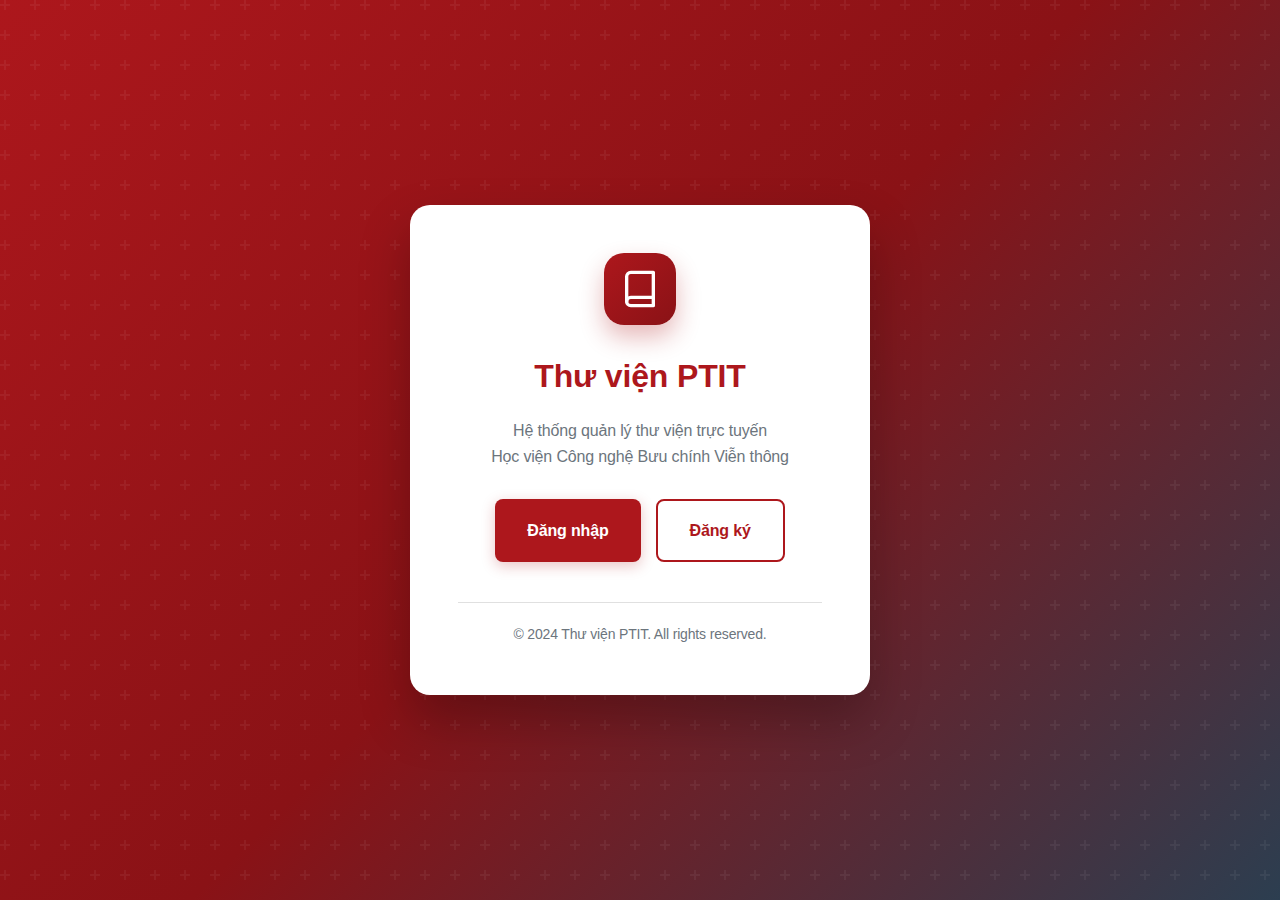
<file: frontend/index.html>
<!DOCTYPE html>
<html lang="vi">
<head>
    <meta charset="UTF-8">
    <meta name="viewport" content="width=device-width, initial-scale=1.0">
    <title>Thư viện PTIT</title>
    <link rel="stylesheet" href="css/style.css">
</head>
<body>
    <div class="auth-container">
        <div class="auth-card" style="text-align: center;">
            <div class="brand-icon">
                <svg xmlns="http://www.w3.org/2000/svg" viewBox="0 0 24 24" fill="none" stroke="currentColor" stroke-width="2" stroke-linecap="round" stroke-linejoin="round">
                    <path d="M4 19.5A2.5 2.5 0 0 1 6.5 17H20"></path>
                    <path d="M6.5 2H20v20H6.5A2.5 2.5 0 0 1 4 19.5v-15A2.5 2.5 0 0 1 6.5 2z"></path>
                </svg>
            </div>
            <h1 style="color: var(--primary-color); margin-bottom: 15px; font-size: 2rem;">Thư viện PTIT</h1>
            <p style="color: var(--gray-color); margin-bottom: 30px; line-height: 1.6;">
                Hệ thống quản lý thư viện trực tuyến<br>
                Học viện Công nghệ Bưu chính Viễn thông
            </p>

            <div style="display: flex; gap: 15px; justify-content: center;">
                <a href="login.html" class="btn btn-primary btn-lg">Đăng nhập</a>
                <a href="register.html" class="btn btn-outline btn-lg">Đăng ký</a>
            </div>

            <div style="margin-top: 40px; padding-top: 20px; border-top: 1px solid var(--border-color);">
                <p style="color: var(--gray-color); font-size: 14px;">
                    © 2024 Thư viện PTIT. All rights reserved.
                </p>
            </div>
        </div>
    </div>
</body>
</html>
</file>
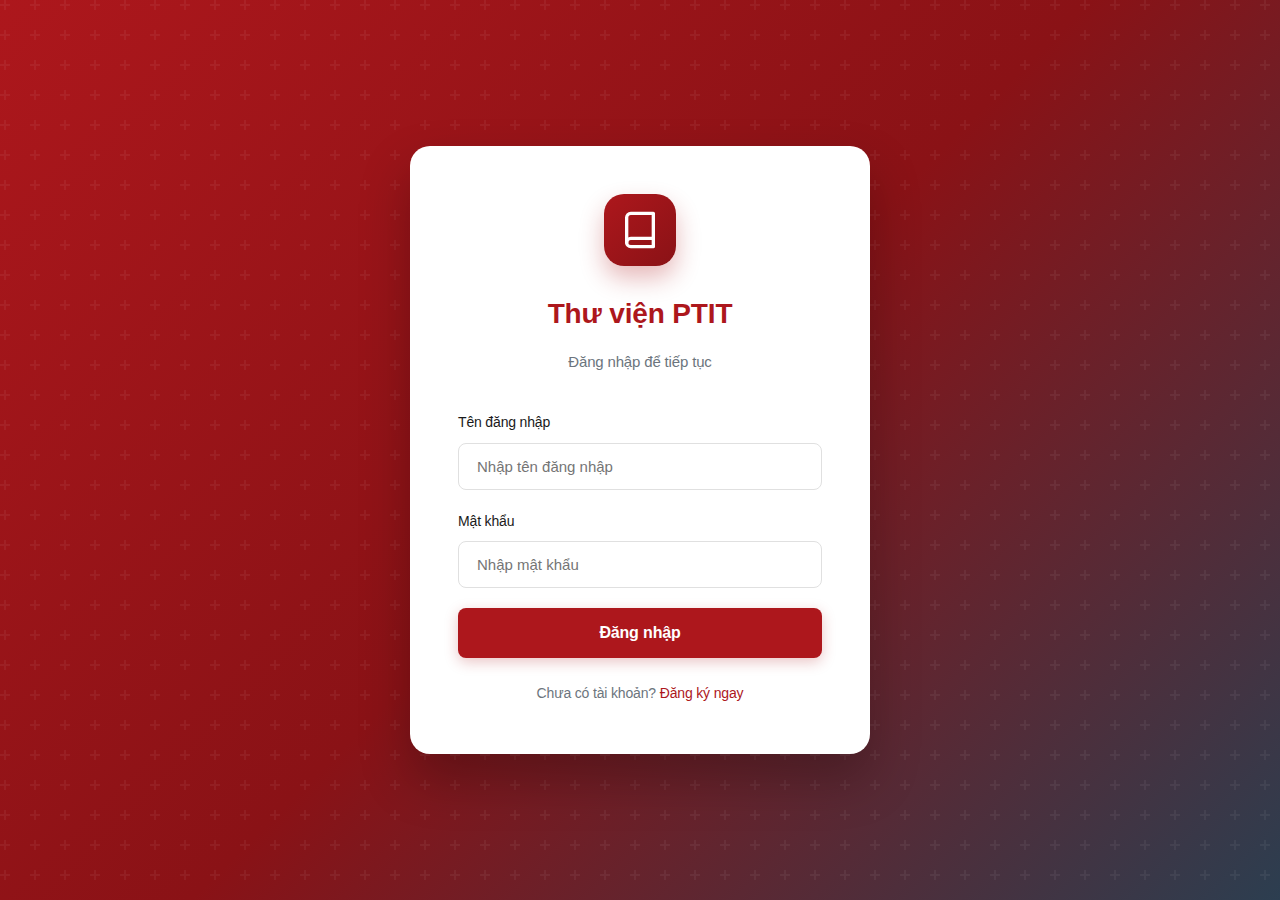
<file: frontend/login.html>
<!DOCTYPE html>
<html lang="vi">
<head>
    <meta charset="UTF-8">
    <meta name="viewport" content="width=device-width, initial-scale=1.0">
    <title>Đăng nhập - Thư viện PTIT</title>
    <link rel="stylesheet" href="css/style.css">
</head>
<body>
    <div class="auth-container">
        <div class="auth-card">
            <div class="auth-header">
                <div class="brand-icon">
                    <svg xmlns="http://www.w3.org/2000/svg" viewBox="0 0 24 24" fill="none" stroke="currentColor" stroke-width="2" stroke-linecap="round" stroke-linejoin="round">
                        <path d="M4 19.5A2.5 2.5 0 0 1 6.5 17H20"></path>
                        <path d="M6.5 2H20v20H6.5A2.5 2.5 0 0 1 4 19.5v-15A2.5 2.5 0 0 1 6.5 2z"></path>
                    </svg>
                </div>
                <h1>Thư viện PTIT</h1>
                <p>Đăng nhập để tiếp tục</p>
            </div>

            <div id="alert-container"></div>

            <form id="login-form">
                <div class="form-group">
                    <label class="form-label" for="username">Tên đăng nhập</label>
                    <input type="text" class="form-control" id="username" name="username" required
                           placeholder="Nhập tên đăng nhập">
                </div>

                <div class="form-group">
                    <label class="form-label" for="password">Mật khẩu</label>
                    <input type="password" class="form-control" id="password" name="password" required
                           placeholder="Nhập mật khẩu">
                </div>

                <button type="submit" class="btn btn-primary btn-lg" style="width: 100%;">
                    Đăng nhập
                </button>
            </form>

            <div class="auth-footer">
                <p>Chưa có tài khoản? <a href="register.html">Đăng ký ngay</a></p>
            </div>
        </div>
    </div>

    <script src="js/api.js"></script>
    <script src="js/auth.js"></script>
    <script src="js/app.js"></script>
    <script>
        // Redirect nếu đã đăng nhập
        redirectIfLoggedIn();

        // Handle login form
        document.getElementById('login-form').addEventListener('submit', async (e) => {
            e.preventDefault();

            const username = document.getElementById('username').value;
            const password = document.getElementById('password').value;
            const alertContainer = document.getElementById('alert-container');

            try {
                // Login
                const loginData = await authAPI.login(username, password);

                // Lấy thông tin user
                localStorage.setItem('token', loginData.access_token);
                const userData = await authAPI.getMe();

                // Lưu thông tin
                saveAuth(loginData.access_token, userData);

                // Redirect theo role
                if (userData.role === 'admin') {
                    window.location.href = 'admin/dashboard.html';
                } else {
                    window.location.href = 'user/dashboard.html';
                }
            } catch (error) {
                showAlert(error.message, 'danger', alertContainer);
            }
        });
    </script>
</body>
</html>
</file>
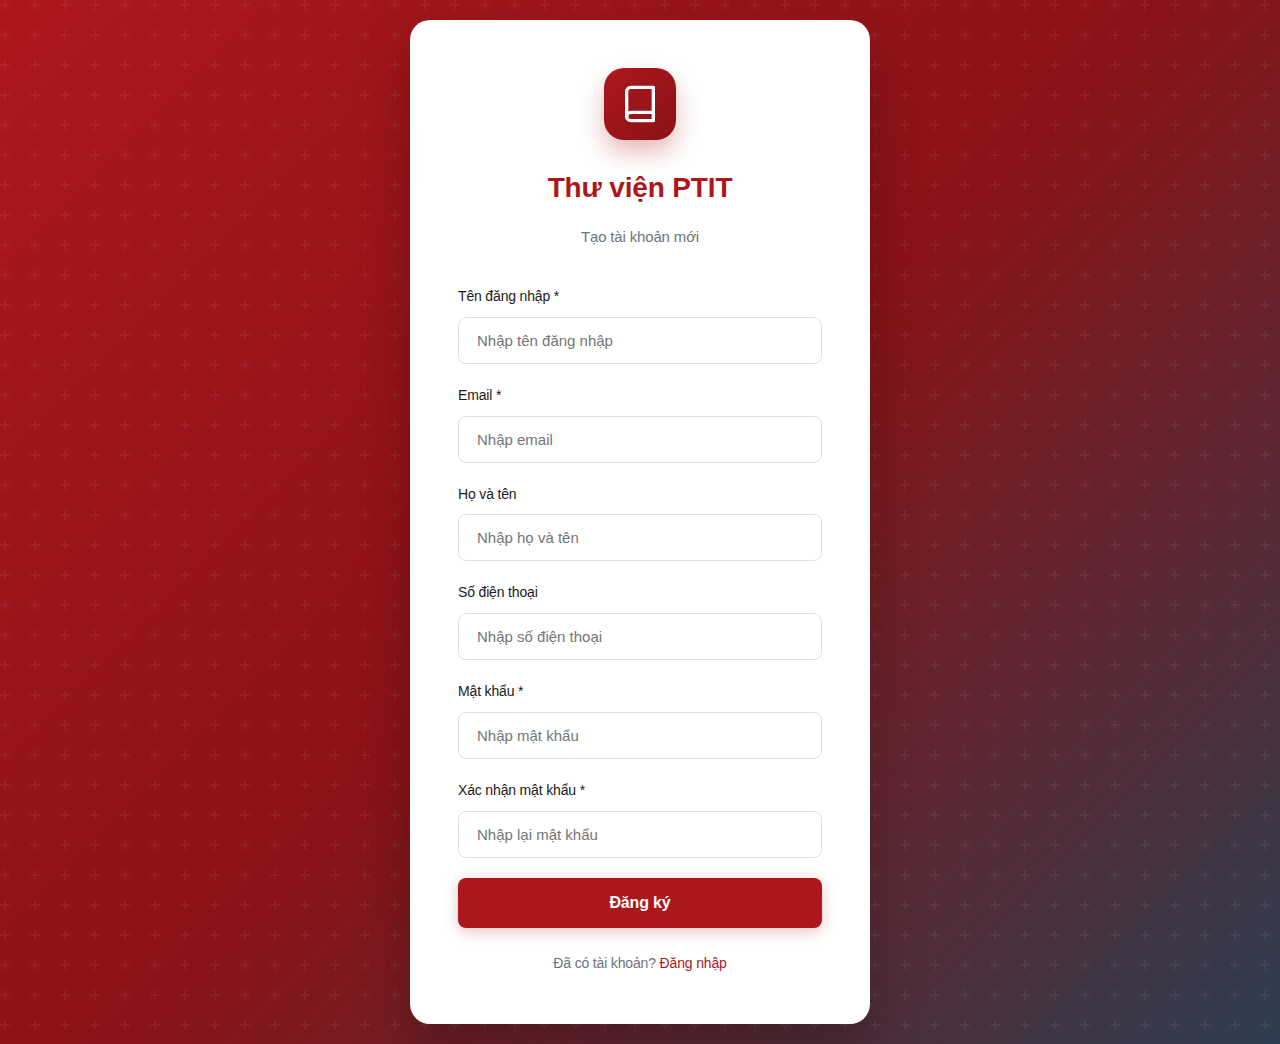
<file: frontend/register.html>
<!DOCTYPE html>
<html lang="vi">
<head>
    <meta charset="UTF-8">
    <meta name="viewport" content="width=device-width, initial-scale=1.0">
    <title>Đăng ký - Thư viện PTIT</title>
    <link rel="stylesheet" href="css/style.css">
</head>
<body>
    <div class="auth-container">
        <div class="auth-card">
            <div class="auth-header">
                <div class="brand-icon">
                    <svg xmlns="http://www.w3.org/2000/svg" viewBox="0 0 24 24" fill="none" stroke="currentColor" stroke-width="2" stroke-linecap="round" stroke-linejoin="round">
                        <path d="M4 19.5A2.5 2.5 0 0 1 6.5 17H20"></path>
                        <path d="M6.5 2H20v20H6.5A2.5 2.5 0 0 1 4 19.5v-15A2.5 2.5 0 0 1 6.5 2z"></path>
                    </svg>
                </div>
                <h1>Thư viện PTIT</h1>
                <p>Tạo tài khoản mới</p>
            </div>

            <div id="alert-container"></div>

            <form id="register-form">
                <div class="form-group">
                    <label class="form-label" for="username">Tên đăng nhập *</label>
                    <input type="text" class="form-control" id="username" name="username" required
                           placeholder="Nhập tên đăng nhập">
                </div>

                <div class="form-group">
                    <label class="form-label" for="email">Email *</label>
                    <input type="email" class="form-control" id="email" name="email" required
                           placeholder="Nhập email">
                </div>

                <div class="form-group">
                    <label class="form-label" for="full_name">Họ và tên</label>
                    <input type="text" class="form-control" id="full_name" name="full_name"
                           placeholder="Nhập họ và tên">
                </div>

                <div class="form-group">
                    <label class="form-label" for="phone">Số điện thoại</label>
                    <input type="tel" class="form-control" id="phone" name="phone"
                           placeholder="Nhập số điện thoại">
                </div>

                <div class="form-group">
                    <label class="form-label" for="password">Mật khẩu *</label>
                    <input type="password" class="form-control" id="password" name="password" required
                           placeholder="Nhập mật khẩu" minlength="6">
                </div>

                <div class="form-group">
                    <label class="form-label" for="confirm_password">Xác nhận mật khẩu *</label>
                    <input type="password" class="form-control" id="confirm_password" name="confirm_password" required
                           placeholder="Nhập lại mật khẩu">
                </div>

                <button type="submit" class="btn btn-primary btn-lg" style="width: 100%;">
                    Đăng ký
                </button>
            </form>

            <div class="auth-footer">
                <p>Đã có tài khoản? <a href="login.html">Đăng nhập</a></p>
            </div>
        </div>
    </div>

    <script src="js/api.js"></script>
    <script src="js/auth.js"></script>
    <script src="js/app.js"></script>
    <script>
        // Redirect nếu đã đăng nhập
        redirectIfLoggedIn();

        // Handle register form
        document.getElementById('register-form').addEventListener('submit', async (e) => {
            e.preventDefault();

            const alertContainer = document.getElementById('alert-container');
            const password = document.getElementById('password').value;
            const confirmPassword = document.getElementById('confirm_password').value;

            // Validate password match
            if (password !== confirmPassword) {
                showAlert('Mật khẩu không khớp', 'danger', alertContainer);
                return;
            }

            const userData = {
                username: document.getElementById('username').value,
                email: document.getElementById('email').value,
                password: password,
                full_name: document.getElementById('full_name').value || null,
                phone: document.getElementById('phone').value || null
            };

            try {
                await authAPI.register(userData);
                showAlert('Đăng ký thành công! Đang chuyển hướng...', 'success', alertContainer);

                // Auto login
                setTimeout(async () => {
                    try {
                        const loginData = await authAPI.login(userData.username, userData.password);
                        localStorage.setItem('token', loginData.access_token);
                        const user = await authAPI.getMe();
                        saveAuth(loginData.access_token, user);
                        window.location.href = 'user/dashboard.html';
                    } catch {
                        window.location.href = 'login.html';
                    }
                }, 1500);
            } catch (error) {
                showAlert(error.message, 'danger', alertContainer);
            }
        });
    </script>
</body>
</html>
</file>
<file: frontend/css/style.css>
/* ===== Variables ===== */
:root {
    --primary-color: #ad171c;
    --primary-dark: #8a1216;
    --primary-light: #d94248;
    --secondary-color: #2c3e50;
    --success-color: #27ae60;
    --warning-color: #f39c12;
    --danger-color: #c0392b;
    --info-color: #3498db;
    --light-color: #fafafa;
    --dark-color: #1a1a1a;
    --gray-color: #6c757d;
    --border-color: #e0e0e0;
    --white-color: #ffffff;
    --shadow: 0 4px 15px rgba(0, 0, 0, 0.08);
    --shadow-hover: 0 8px 30px rgba(173, 23, 28, 0.15);
    --transition: all 0.3s cubic-bezier(0.4, 0, 0.2, 1);
    --border-radius: 12px;
    --border-radius-sm: 8px;
}

/* ===== Font Import ===== */
@import url('https://fonts.googleapis.com/css2?family=Inter:wght@300;400;500;600;700&display=swap');

/* ===== Reset & Base ===== */
* {
    margin: 0;
    padding: 0;
    box-sizing: border-box;
}

body {
    font-family: 'Inter', 'Segoe UI', Tahoma, Geneva, Verdana, sans-serif;
    background-color: #f8f9fa;
    color: var(--dark-color);
    line-height: 1.7;
    font-weight: 400;
    letter-spacing: -0.01em;
}

a {
    text-decoration: none;
    color: var(--primary-color);
}

a:hover {
    color: var(--primary-dark);
}

/* ===== Layout ===== */
.container {
    max-width: 1200px;
    margin: 0 auto;
    padding: 0 20px;
}


/* ===== Buttons ===== */
.btn {
    display: inline-flex;
    align-items: center;
    justify-content: center;
    gap: 8px;
    padding: 12px 24px;
    border: none;
    border-radius: var(--border-radius-sm);
    cursor: pointer;
    font-size: 14px;
    font-weight: 600;
    transition: var(--transition);
    text-align: center;
    letter-spacing: -0.01em;
}

.btn-primary {
    background-color: var(--primary-color);
    color: white;
    box-shadow: 0 4px 14px rgba(173, 23, 28, 0.25);
}

.btn-primary:hover {
    background-color: var(--primary-dark);
    color: white;
    transform: translateY(-2px);
    box-shadow: 0 6px 20px rgba(173, 23, 28, 0.35);
}

.btn-secondary {
    background-color: var(--secondary-color);
    color: white;
}

.btn-secondary:hover {
    background-color: #1a252f;
    transform: translateY(-2px);
}

.btn-success {
    background-color: var(--success-color);
    color: white;
    box-shadow: 0 4px 14px rgba(39, 174, 96, 0.25);
}

.btn-success:hover {
    background-color: #219a52;
    transform: translateY(-2px);
}

.btn-warning {
    background-color: var(--warning-color);
    color: white;
    box-shadow: 0 4px 14px rgba(243, 156, 18, 0.25);
}

.btn-warning:hover {
    background-color: #d68910;
    transform: translateY(-2px);
}

.btn-danger {
    background-color: var(--danger-color);
    color: white;
    box-shadow: 0 4px 14px rgba(192, 57, 43, 0.25);
}

.btn-danger:hover {
    background-color: #a93226;
    transform: translateY(-2px);
}

.btn-outline {
    background-color: transparent;
    border: 2px solid var(--primary-color);
    color: var(--primary-color);
}

.btn-outline:hover {
    background-color: var(--primary-color);
    color: white;
    transform: translateY(-2px);
}

.btn-sm {
    padding: 8px 16px;
    font-size: 13px;
}

.btn-lg {
    padding: 16px 32px;
    font-size: 16px;
}

.btn:disabled {
    opacity: 0.6;
    cursor: not-allowed;
}

/* ===== Cards ===== */
.card {
    background: var(--white-color);
    border-radius: var(--border-radius);
    box-shadow: var(--shadow);
    overflow: hidden;
    transition: var(--transition);
    border: 1px solid rgba(0, 0, 0, 0.04);
}

.card:hover {
    box-shadow: var(--shadow-hover);
}

.card-header {
    padding: 18px 24px;
    background-color: var(--white-color);
    border-bottom: 1px solid var(--border-color);
    font-weight: 600;
    color: var(--dark-color);
}

.card-body {
    padding: 24px;
}

/* ===== Forms ===== */
.form-group {
    margin-bottom: 20px;
}

.form-label {
    display: block;
    margin-bottom: 8px;
    font-weight: 500;
    font-size: 14px;
    color: var(--dark-color);
}

.form-control {
    width: 100%;
    padding: 14px 18px;
    border: 1px solid var(--border-color);
    border-radius: var(--border-radius-sm);
    font-size: 15px;
    font-family: inherit;
    transition: var(--transition);
    background-color: var(--white-color);
}

.form-control:focus {
    outline: none;
    border-color: var(--primary-color);
    box-shadow: 0 0 0 4px rgba(173, 23, 28, 0.1);
}

.form-control.error {
    border-color: var(--danger-color);
}

.form-text {
    color: var(--gray-color);
    font-size: 12px;
    margin-top: 5px;
}

textarea.form-control {
    resize: vertical;
    min-height: 100px;
}

/* ===== Tables ===== */
.table-responsive {
    overflow-x: auto;
}

.table {
    width: 100%;
    border-collapse: collapse;
    background: var(--white-color);
    border-radius: var(--border-radius);
    overflow: hidden;
    table-layout: fixed;
}

.table th,
.table td {
    padding: 14px 16px;
    text-align: left;
    border-bottom: 1px solid var(--border-color);
    overflow: hidden;
    text-overflow: ellipsis;
    white-space: nowrap;
}

.table th {
    background-color: var(--primary-color);
    color: white;
    font-weight: 600;
    text-transform: uppercase;
    font-size: 12px;
    letter-spacing: 0.05em;
}

.table tr:hover {
    background-color: rgba(173, 23, 28, 0.02);
}

.table tr:last-child td {
    border-bottom: none;
}

/* Table column widths */
.table .col-id {
    width: 60px;
    min-width: 60px;
}

.table .col-actions {
    width: 150px;
    min-width: 150px;
    white-space: nowrap;
}

.table .col-status {
    width: 120px;
    min-width: 120px;
}

.table .col-date {
    width: 130px;
    min-width: 130px;
}

.table .col-number {
    width: 80px;
    min-width: 80px;
    text-align: center;
}

.table .col-name {
    width: auto;
    min-width: 150px;
    max-width: 250px;
}

.table .col-email {
    width: auto;
    min-width: 150px;
    max-width: 200px;
}

/* Action buttons container */
.table .action-buttons {
    display: flex;
    gap: 6px;
    flex-wrap: nowrap;
}

.table .action-buttons .btn {
    flex-shrink: 0;
}

/* Smaller buttons in table */
.table .btn-sm {
    padding: 6px 12px;
    font-size: 12px;
}

/* Table in modals - auto layout */
.modal .table {
    table-layout: auto;
}

.modal .table th,
.modal .table td {
    white-space: normal;
    padding: 12px 14px;
}

/* Tooltip for truncated text */
.table td[title] {
    cursor: help;
}

/* Responsive table adjustments */
@media (max-width: 1200px) {
    .table .col-email {
        display: none;
    }
}

@media (max-width: 992px) {
    .table .col-date {
        width: 110px;
        min-width: 110px;
    }

    .table .col-actions-lg {
        width: 160px;
        min-width: 160px;
    }

    .table .btn-sm {
        padding: 5px 10px;
        font-size: 11px;
    }
}

/* ===== Badges ===== */
.badge {
    display: inline-flex;
    align-items: center;
    padding: 6px 12px;
    border-radius: 20px;
    font-size: 12px;
    font-weight: 600;
    letter-spacing: 0.02em;
}

.badge-primary {
    background-color: rgba(173, 23, 28, 0.1);
    color: var(--primary-color);
}

.badge-success {
    background-color: rgba(39, 174, 96, 0.1);
    color: var(--success-color);
}

.badge-warning {
    background-color: rgba(243, 156, 18, 0.1);
    color: #d68910;
}

.badge-danger {
    background-color: rgba(192, 57, 43, 0.1);
    color: var(--danger-color);
}

.badge-info {
    background-color: rgba(52, 152, 219, 0.1);
    color: var(--info-color);
}

.badge-secondary {
    background-color: rgba(108, 117, 125, 0.1);
    color: var(--gray-color);
}

/* ===== Alerts ===== */
.alert {
    padding: 16px 20px;
    border-radius: var(--border-radius-sm);
    margin-bottom: 20px;
    border-left: 4px solid;
    display: flex;
    align-items: flex-start;
    gap: 12px;
}

.alert-success {
    background-color: rgba(39, 174, 96, 0.08);
    border-color: var(--success-color);
    color: #1e7e4a;
}

.alert-danger {
    background-color: rgba(192, 57, 43, 0.08);
    border-color: var(--danger-color);
    color: #9a2d23;
}

.alert-warning {
    background-color: rgba(243, 156, 18, 0.08);
    border-color: var(--warning-color);
    color: #b37400;
}

.alert-info {
    background-color: rgba(52, 152, 219, 0.08);
    border-color: var(--info-color);
    color: #1a5276;
}

/* ===== Auth Pages ===== */
.auth-container {
    min-height: 100vh;
    display: flex;
    align-items: center;
    justify-content: center;
    background: linear-gradient(135deg, var(--primary-color) 0%, var(--primary-dark) 50%, var(--secondary-color) 100%);
    padding: 20px;
    position: relative;
}

.auth-container::before {
    content: '';
    position: absolute;
    top: 0;
    left: 0;
    right: 0;
    bottom: 0;
    background: url("data:image/svg+xml,%3Csvg width='60' height='60' viewBox='0 0 60 60' xmlns='http://www.w3.org/2000/svg'%3E%3Cg fill='none' fill-rule='evenodd'%3E%3Cg fill='%23ffffff' fill-opacity='0.05'%3E%3Cpath d='M36 34v-4h-2v4h-4v2h4v4h2v-4h4v-2h-4zm0-30V0h-2v4h-4v2h4v4h2V6h4V4h-4zM6 34v-4H4v4H0v2h4v4h2v-4h4v-2H6zM6 4V0H4v4H0v2h4v4h2V6h4V4H6z'/%3E%3C/g%3E%3C/g%3E%3C/svg%3E");
}

.auth-card {
    background: var(--white-color);
    border-radius: 20px;
    box-shadow: 0 25px 50px rgba(0, 0, 0, 0.25);
    width: 100%;
    max-width: 460px;
    padding: 48px;
    position: relative;
    z-index: 1;
}

.auth-header {
    text-align: center;
    margin-bottom: 36px;
}

.auth-header h1 {
    color: var(--primary-color);
    margin-bottom: 12px;
    font-size: 1.75rem;
    font-weight: 700;
}

.auth-header p {
    color: var(--gray-color);
    font-size: 15px;
}

.auth-footer {
    text-align: center;
    margin-top: 24px;
    color: var(--gray-color);
    font-size: 14px;
}

/* ===== Dashboard ===== */
.dashboard {
    display: flex;
    min-height: 100vh;
}

.sidebar {
    width: 260px;
    background: var(--primary-color);
    color: white;
    padding: 0;
    position: fixed;
    height: 100vh;
    overflow-y: auto;
    box-shadow: 4px 0 20px rgba(0, 0, 0, 0.1);
}

.sidebar-header {
    padding: 28px 24px;
    border-bottom: 1px solid rgba(255, 255, 255, 0.1);
    text-align: center;
    background: rgba(0, 0, 0, 0.1);
}

.sidebar-header h2 {
    font-size: 1.2rem;
    font-weight: 700;
    letter-spacing: -0.02em;
}

.sidebar-nav {
    list-style: none;
    padding: 16px 0;
}

.sidebar-nav li a {
    display: flex;
    align-items: center;
    padding: 14px 28px;
    color: rgba(255, 255, 255, 0.85);
    transition: var(--transition);
    font-weight: 500;
    gap: 14px;
}

.sidebar-nav li a:hover,
.sidebar-nav li a.active {
    background-color: rgba(255, 255, 255, 0.12);
    color: white;
    border-left: 4px solid white;
    padding-left: 24px;
}

.sidebar-nav li a .nav-icon {
    width: 22px;
    height: 22px;
    display: flex;
    align-items: center;
    justify-content: center;
    font-size: 16px;
}

.main-content {
    flex: 1;
    margin-left: 260px;
    padding: 32px;
    background-color: #f8f9fa;
    min-height: 100vh;
}

.page-header {
    margin-bottom: 32px;
}

.page-header h1 {
    color: var(--dark-color);
    font-size: 1.75rem;
    font-weight: 700;
    letter-spacing: -0.02em;
}

.page-header p {
    color: var(--gray-color);
    margin-top: 6px;
    font-size: 15px;
}

/* ===== Stats Cards ===== */
.stats-grid {
    display: grid;
    grid-template-columns: repeat(auto-fit, minmax(240px, 1fr));
    gap: 24px;
    margin-bottom: 32px;
}

.stat-card {
    background: var(--white-color);
    border-radius: var(--border-radius);
    padding: 28px;
    box-shadow: var(--shadow);
    display: flex;
    align-items: center;
    gap: 20px;
    transition: var(--transition);
    border: 1px solid rgba(0, 0, 0, 0.04);
}

.stat-card:hover {
    box-shadow: var(--shadow-hover);
}

.stat-icon {
    width: 64px;
    height: 64px;
    border-radius: 16px;
    display: flex;
    align-items: center;
    justify-content: center;
    font-size: 24px;
    color: white;
}

.stat-icon.primary {
    background: var(--primary-color);
    box-shadow: 0 8px 16px rgba(173, 23, 28, 0.25);
}

.stat-icon.success {
    background: var(--success-color);
    box-shadow: 0 8px 16px rgba(39, 174, 96, 0.25);
}

.stat-icon.warning {
    background: var(--warning-color);
    box-shadow: 0 8px 16px rgba(243, 156, 18, 0.25);
}

.stat-icon.info {
    background: var(--info-color);
    box-shadow: 0 8px 16px rgba(52, 152, 219, 0.25);
}

.stat-info h3 {
    font-size: 2rem;
    color: var(--dark-color);
    font-weight: 700;
    letter-spacing: -0.02em;
}

.stat-info p {
    color: var(--gray-color);
    font-size: 14px;
    margin-top: 4px;
}

/* ===== Book Cards Grid ===== */
.books-grid {
    display: grid;
    grid-template-columns: repeat(auto-fill, minmax(280px, 1fr));
    gap: 28px;
}

.book-card {
    background: var(--white-color);
    border-radius: var(--border-radius);
    box-shadow: var(--shadow);
    overflow: hidden;
    transition: var(--transition);
    border: 1px solid rgba(0, 0, 0, 0.04);
}

.book-card:hover {
    transform: translateY(-8px);
    box-shadow: var(--shadow-hover);
}

.book-cover {
    height: 200px;
    background: linear-gradient(135deg, var(--primary-color) 0%, var(--primary-dark) 100%);
    display: flex;
    align-items: center;
    justify-content: center;
    color: white;
    font-size: 48px;
    position: relative;
}

.book-cover::after {
    content: '';
    position: absolute;
    bottom: 0;
    left: 0;
    right: 0;
    height: 60px;
    background: linear-gradient(transparent, rgba(0,0,0,0.1));
}

.book-cover img {
    width: 100%;
    height: 100%;
    object-fit: cover;
}

.book-info {
    padding: 24px;
}

.book-info h3 {
    font-size: 1.1rem;
    margin-bottom: 12px;
    color: var(--dark-color);
    display: -webkit-box;
    -webkit-line-clamp: 2;
    -webkit-box-orient: vertical;
    overflow: hidden;
    font-weight: 600;
    line-height: 1.4;
}

.book-info p {
    color: var(--gray-color);
    font-size: 14px;
    margin-bottom: 6px;
}

.book-info .book-quantity {
    margin-top: 12px;
    font-weight: 600;
}

.book-info .book-quantity.available {
    color: var(--success-color);
}

.book-info .book-quantity.unavailable {
    color: var(--danger-color);
}

.book-actions {
    padding: 16px 24px;
    background-color: var(--light-color);
    display: flex;
    gap: 10px;
    border-top: 1px solid var(--border-color);
}

/* ===== Modal ===== */
.modal-overlay {
    position: fixed;
    top: 0;
    left: 0;
    right: 0;
    bottom: 0;
    background-color: rgba(0, 0, 0, 0.6);
    backdrop-filter: blur(4px);
    display: flex;
    align-items: center;
    justify-content: center;
    z-index: 2000;
    opacity: 0;
    visibility: hidden;
    transition: var(--transition);
}

.modal-overlay.show {
    opacity: 1;
    visibility: visible;
}

.modal {
    background: var(--white-color);
    border-radius: 20px;
    width: 100%;
    max-width: 520px;
    max-height: 90vh;
    overflow-y: auto;
    transform: scale(0.95) translateY(20px);
    transition: var(--transition);
    box-shadow: 0 25px 50px rgba(0, 0, 0, 0.25);
}

.modal-overlay.show .modal {
    transform: scale(1) translateY(0);
}

.modal-header {
    padding: 24px 28px;
    border-bottom: 1px solid var(--border-color);
    display: flex;
    justify-content: space-between;
    align-items: center;
}

.modal-header h3 {
    color: var(--dark-color);
    font-size: 1.25rem;
    font-weight: 600;
}

.modal-close {
    background: none;
    border: none;
    font-size: 28px;
    cursor: pointer;
    color: var(--gray-color);
    width: 40px;
    height: 40px;
    border-radius: 50%;
    display: flex;
    align-items: center;
    justify-content: center;
    transition: var(--transition);
}

.modal-close:hover {
    background-color: var(--light-color);
    color: var(--dark-color);
}

.modal-body {
    padding: 28px;
}

.modal-footer {
    padding: 20px 28px;
    border-top: 1px solid var(--border-color);
    display: flex;
    justify-content: flex-end;
    gap: 12px;
    background-color: var(--light-color);
}

/* Modal with fixed header/footer */
.modal.modal-scrollable {
    display: flex;
    flex-direction: column;
    overflow: hidden;
}

.modal-header-fixed {
    flex-shrink: 0;
    position: sticky;
    top: 0;
    z-index: 10;
    background: var(--white-color);
}

.modal-body-scroll {
    flex: 1;
    overflow-y: auto;
    max-height: calc(90vh - 160px);
    padding-top: 0;
    padding-bottom: 0;
}

/* First form-section-title in modal-body-scroll should have padding-top */
.modal-body-scroll .form-section-title:first-child,
.modal-body-scroll form .form-section-title:first-child,
.modal-body-scroll > .form-section-title:first-of-type,
.modal-body-scroll form > .form-section-title:first-of-type {
    margin-top: 0;
    padding-top: 24px;
}

.modal-footer-fixed {
    flex-shrink: 0;
    position: sticky;
    bottom: 0;
    z-index: 10;
    border-radius: 0 0 20px 20px;
}

/* Form section title */
.form-section-title {
    font-size: 15px;
    font-weight: 600;
    color: var(--dark-color);
    margin: 24px 0 16px 0;
    padding-bottom: 10px;
    border-bottom: 2px solid var(--primary-color);
}


/* ===== Search & Filters ===== */
.search-box {
    display: flex;
    gap: 16px;
    margin-bottom: 28px;
    flex-wrap: wrap;
}

.search-input {
    flex: 1;
    min-width: 280px;
    position: relative;
}

.search-input input {
    width: 100%;
    padding: 14px 24px 14px 50px;
    border: 2px solid var(--border-color);
    border-radius: 30px;
    font-size: 15px;
    font-family: inherit;
    transition: var(--transition);
    background-color: var(--white-color);
}

.search-input input:focus {
    outline: none;
    border-color: var(--primary-color);
    box-shadow: 0 0 0 4px rgba(173, 23, 28, 0.1);
}

.search-input i,
.search-input .search-icon {
    position: absolute;
    left: 20px;
    top: 50%;
    transform: translateY(-50%);
    color: var(--gray-color);
}

.filter-select {
    padding: 14px 44px 14px 20px;
    border: 2px solid var(--border-color);
    border-radius: 30px;
    font-size: 15px;
    font-family: inherit;
    background: var(--white-color);
    cursor: pointer;
    transition: var(--transition);
    appearance: none;
    -webkit-appearance: none;
    -moz-appearance: none;
    background-image: url("data:image/svg+xml,%3Csvg xmlns='http://www.w3.org/2000/svg' width='16' height='16' viewBox='0 0 24 24' fill='none' stroke='%236c757d' stroke-width='2' stroke-linecap='round' stroke-linejoin='round'%3E%3Cpolyline points='6 9 12 15 18 9'%3E%3C/polyline%3E%3C/svg%3E");
    background-repeat: no-repeat;
    background-position: right 16px center;
    min-width: 180px;
}

.filter-select:focus {
    outline: none;
    border-color: var(--primary-color);
    background-image: url("data:image/svg+xml,%3Csvg xmlns='http://www.w3.org/2000/svg' width='16' height='16' viewBox='0 0 24 24' fill='none' stroke='%23ad171c' stroke-width='2' stroke-linecap='round' stroke-linejoin='round'%3E%3Cpolyline points='6 9 12 15 18 9'%3E%3C/polyline%3E%3C/svg%3E");
}

.filter-select:hover {
    border-color: var(--gray-color);
}

/* ===== Pagination ===== */
.pagination {
    display: flex;
    justify-content: center;
    gap: 8px;
    margin-top: 32px;
}

.pagination button {
    padding: 12px 18px;
    border: 2px solid var(--border-color);
    background: var(--white-color);
    border-radius: var(--border-radius-sm);
    cursor: pointer;
    transition: var(--transition);
    font-weight: 500;
    font-family: inherit;
}

.pagination button:hover,
.pagination button.active {
    background-color: var(--primary-color);
    color: white;
    border-color: var(--primary-color);
}

.pagination button:disabled {
    opacity: 0.5;
    cursor: not-allowed;
}

/* ===== Wishlist / Cart ===== */
.wishlist-item {
    display: flex;
    align-items: center;
    padding: 20px;
    border-bottom: 1px solid var(--border-color);
    gap: 24px;
    transition: var(--transition);
}

.wishlist-item:hover {
    background-color: rgba(173, 23, 28, 0.02);
}

.wishlist-item:last-child {
    border-bottom: none;
}

.wishlist-item-image {
    width: 80px;
    height: 100px;
    background: linear-gradient(135deg, var(--primary-color) 0%, var(--primary-dark) 100%);
    border-radius: var(--border-radius-sm);
    display: flex;
    align-items: center;
    justify-content: center;
    color: white;
    font-size: 24px;
    flex-shrink: 0;
}

.wishlist-item-info {
    flex: 1;
}

.wishlist-item-info h4 {
    margin-bottom: 6px;
    font-weight: 600;
    color: var(--dark-color);
}

.wishlist-item-info p {
    color: var(--gray-color);
    font-size: 14px;
}

.wishlist-item-quantity {
    display: flex;
    align-items: center;
    gap: 12px;
}

.quantity-btn {
    width: 36px;
    height: 36px;
    border: 2px solid var(--border-color);
    background: var(--white-color);
    border-radius: var(--border-radius-sm);
    cursor: pointer;
    font-size: 18px;
    font-weight: 600;
    transition: var(--transition);
    display: flex;
    align-items: center;
    justify-content: center;
}

.quantity-btn:hover {
    background-color: var(--primary-color);
    color: white;
    border-color: var(--primary-color);
}

/* ===== Loading ===== */
.loading {
    display: flex;
    align-items: center;
    justify-content: center;
    padding: 60px;
}

.spinner {
    width: 44px;
    height: 44px;
    border: 4px solid var(--border-color);
    border-top-color: var(--primary-color);
    border-radius: 50%;
    animation: spin 0.8s linear infinite;
}

@keyframes spin {
    to {
        transform: rotate(360deg);
    }
}

/* ===== Empty State ===== */
.empty-state {
    text-align: center;
    padding: 60px 24px;
    color: var(--gray-color);
}

.empty-state .empty-icon {
    font-size: 72px;
    margin-bottom: 24px;
    color: var(--border-color);
    display: block;
}

.empty-state h3 {
    margin-bottom: 12px;
    color: var(--dark-color);
    font-weight: 600;
}

.empty-state p {
    color: var(--gray-color);
    font-size: 15px;
}


/* Brand icon for auth pages */
.brand-icon {
    width: 72px;
    height: 72px;
    background: linear-gradient(135deg, var(--primary-color) 0%, var(--primary-dark) 100%);
    border-radius: 20px;
    display: flex;
    align-items: center;
    justify-content: center;
    margin: 0 auto 24px;
    box-shadow: 0 12px 24px rgba(173, 23, 28, 0.3);
}

.brand-icon svg {
    width: 40px;
    height: 40px;
    color: white;
}

/* ===== Utility Classes ===== */
.text-center { text-align: center; }
.text-muted { color: var(--gray-color); }
.text-success { color: var(--success-color); }
.text-danger { color: var(--danger-color); }

.mt-1 { margin-top: 10px; }
.mt-2 { margin-top: 20px; }
.mb-1 { margin-bottom: 10px; }
.mb-2 { margin-bottom: 20px; }

.d-flex { display: flex; }
.align-center { align-items: center; }
.justify-between { justify-content: space-between; }
.gap-1 { gap: 10px; }
.gap-2 { gap: 20px; }

.hidden { display: none !important; }

/* ===== Toast Notifications (Ant Message Style) ===== */
.toast-container {
    position: fixed;
    top: 20px;
    left: 50%;
    transform: translateX(-50%);
    z-index: 9999;
    display: flex;
    flex-direction: column;
    align-items: center;
    gap: 10px;
    pointer-events: none;
}

.toast {
    display: flex;
    align-items: center;
    gap: 10px;
    padding: 12px 20px;
    background: var(--white-color);
    border-radius: 8px;
    box-shadow: 0 6px 16px rgba(0, 0, 0, 0.12), 0 3px 6px rgba(0, 0, 0, 0.08);
    font-size: 14px;
    font-weight: 500;
    opacity: 0;
    transform: translateY(-20px);
    transition: all 0.3s cubic-bezier(0.4, 0, 0.2, 1);
    pointer-events: auto;
}

.toast.show {
    opacity: 1;
    transform: translateY(0);
}

.toast.hide {
    opacity: 0;
    transform: translateY(-20px);
}

.toast-icon {
    display: flex;
    align-items: center;
    justify-content: center;
    flex-shrink: 0;
}

.toast-message {
    color: var(--dark-color);
}

.toast-success .toast-icon {
    color: var(--success-color);
}

.toast-danger .toast-icon {
    color: var(--danger-color);
}

.toast-warning .toast-icon {
    color: var(--warning-color);
}

.toast-info .toast-icon {
    color: var(--info-color);
}

/* ===== User Account Box in Sidebar ===== */
.sidebar-footer {
    position: absolute;
    bottom: 0;
    left: 0;
    right: 0;
    padding: 20px;
    border-top: 1px solid rgba(255, 255, 255, 0.1);
    background: rgba(0, 0, 0, 0.15);
}

.user-account-box {
    display: flex;
    align-items: center;
    gap: 12px;
}

.user-avatar {
    width: 40px;
    height: 40px;
    border-radius: 50%;
    background: rgba(255, 255, 255, 0.2);
    display: flex;
    align-items: center;
    justify-content: center;
    flex-shrink: 0;
}

.user-avatar svg {
    width: 20px;
    height: 20px;
    color: white;
}

.user-info {
    flex: 1;
    min-width: 0;
}

.user-name {
    color: white;
    font-weight: 600;
    font-size: 14px;
    white-space: nowrap;
    overflow: hidden;
    text-overflow: ellipsis;
}

.user-role {
    color: rgba(255, 255, 255, 0.7);
    font-size: 12px;
}

.btn-logout {
    background: rgba(255, 255, 255, 0.1);
    border: none;
    padding: 8px;
    border-radius: 8px;
    cursor: pointer;
    transition: var(--transition);
    display: flex;
    align-items: center;
    justify-content: center;
}

.btn-logout:hover {
    background: rgba(255, 255, 255, 0.2);
}

.btn-logout svg {
    width: 18px;
    height: 18px;
    color: white;
}

/* Update sidebar to accommodate footer */
.sidebar {
    display: flex;
    flex-direction: column;
}

.sidebar-nav {
    flex: 1;
    overflow-y: auto;
    padding-bottom: 100px;
}

/* Responsive adjustments for sidebar footer */
@media (max-width: 768px) {
    .sidebar-footer {
        padding: 12px;
    }

    .user-info {
        display: none;
    }

    .user-account-box {
        justify-content: center;
    }

    .user-avatar {
        width: 36px;
        height: 36px;
    }
}
</file>
